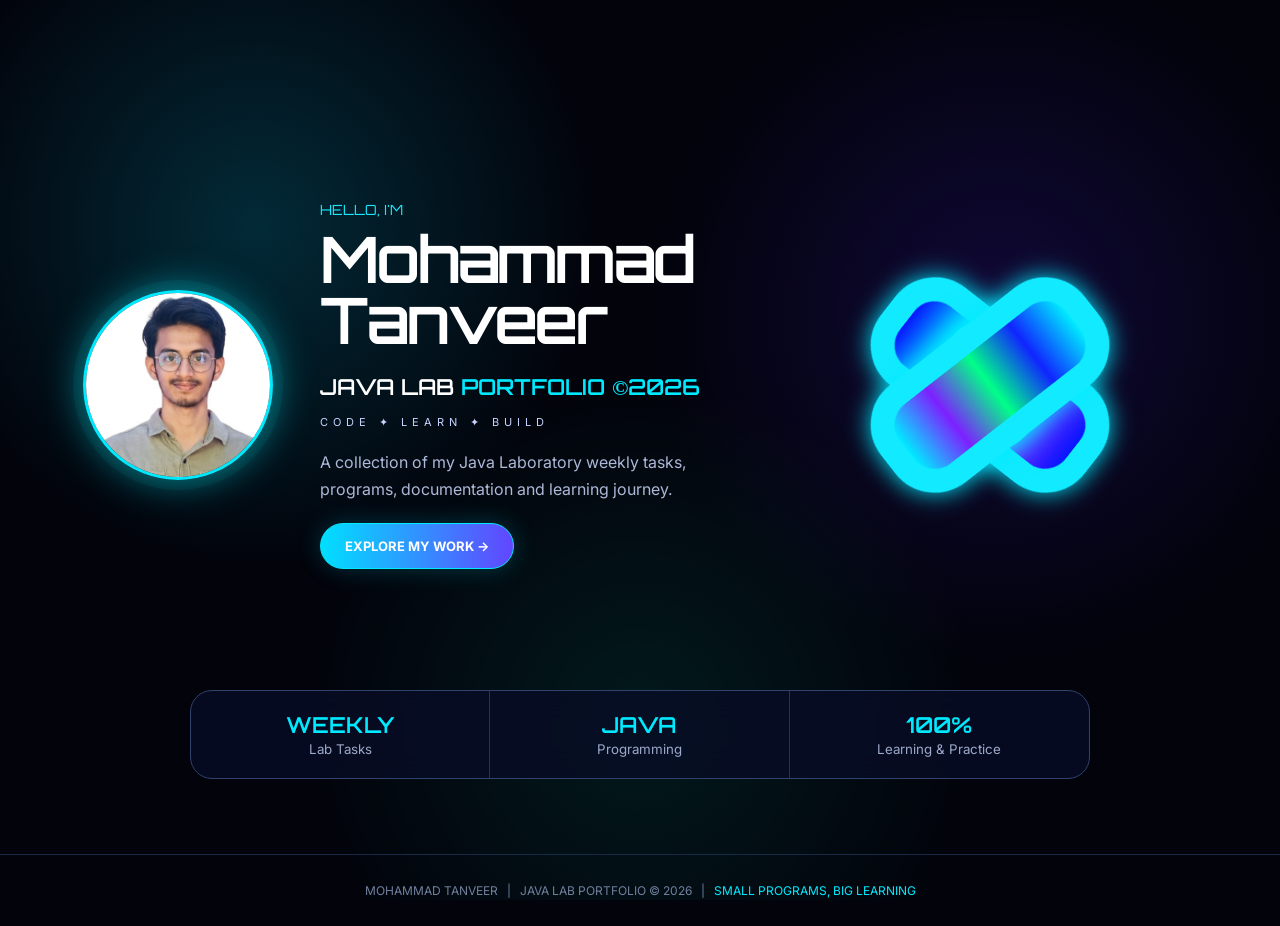
<file: index.html>
<!DOCTYPE html>
<html lang="en">
<head>
<meta charset="UTF-8">
<meta name="viewport" content="width=device-width, initial-scale=1.0">
<title>Java Lab Portfolio | Mohammad Tanveer</title>
<link rel="preconnect" href="https://fonts.googleapis.com">
<link rel="preconnect" href="https://fonts.gstatic.com" crossorigin>
<link href="https://fonts.googleapis.com/css2?family=Orbitron:wght@400;500;600;700&family=Inter:wght@400;500;600;700&display=swap" rel="stylesheet">
<link rel="stylesheet" href="style.css">
</head>
<body>


<section class="hero" id="home">
  <div class="profile-wrap"><img class="profile" src="profile.png" alt="Mohammad Tanveer"></div>

  <div>
    <div class="kicker">HELLO, I'M</div>
    <h1 class="name">Mohammad<br>Tanveer</h1>
    <div class="title">JAVA LAB <span>PORTFOLIO ©2026</span></div>
    <div class="tag">CODE ✦ LEARN ✦ BUILD</div>
    <p class="desc">A collection of my Java Laboratory weekly tasks, programs, documentation and learning journey.</p>
    <a class="btn" href="weeks.html">EXPLORE MY WORK →</a>
  </div>

  <div class="visual"><div class="orb"><i></i></div></div>
</section>

<div class="stats">
  <div class="stat"><b>WEEKLY</b><small>Lab Tasks</small></div>
  <div class="stat"><b>JAVA</b><small>Programming</small></div>
  <div class="stat"><b>100%</b><small>Learning & Practice</small></div>
</div>



<section id="week-detail">
  <div class="detail-top">
    <small id="detail-week">WEEK 01</small>
    <button class="close" onclick="closeWeek()">×</button>
  </div>
  <div class="detail">
    <h2 id="detail-title">Java Fundamentals</h2>
    <p id="detail-description"></p>
    <div class="document">
      <strong>WEEK TASK DOCUMENT</strong>
      <p>Put your Week-1 PDF inside the <b>tasks</b> folder with the name <b>week-1.pdf</b>.</p>
      <a id="document-link" class="btn" href="#" target="_blank">OPEN DOCUMENT →</a>
    </div>
  </div>
</section>

<footer id="contact">MOHAMMAD TANVEER &nbsp; | &nbsp; JAVA LAB PORTFOLIO © 2026 &nbsp; | &nbsp; <span>SMALL PROGRAMS, BIG LEARNING</span></footer>

<script src="script.js"></script>
</body>
</html>
</file>
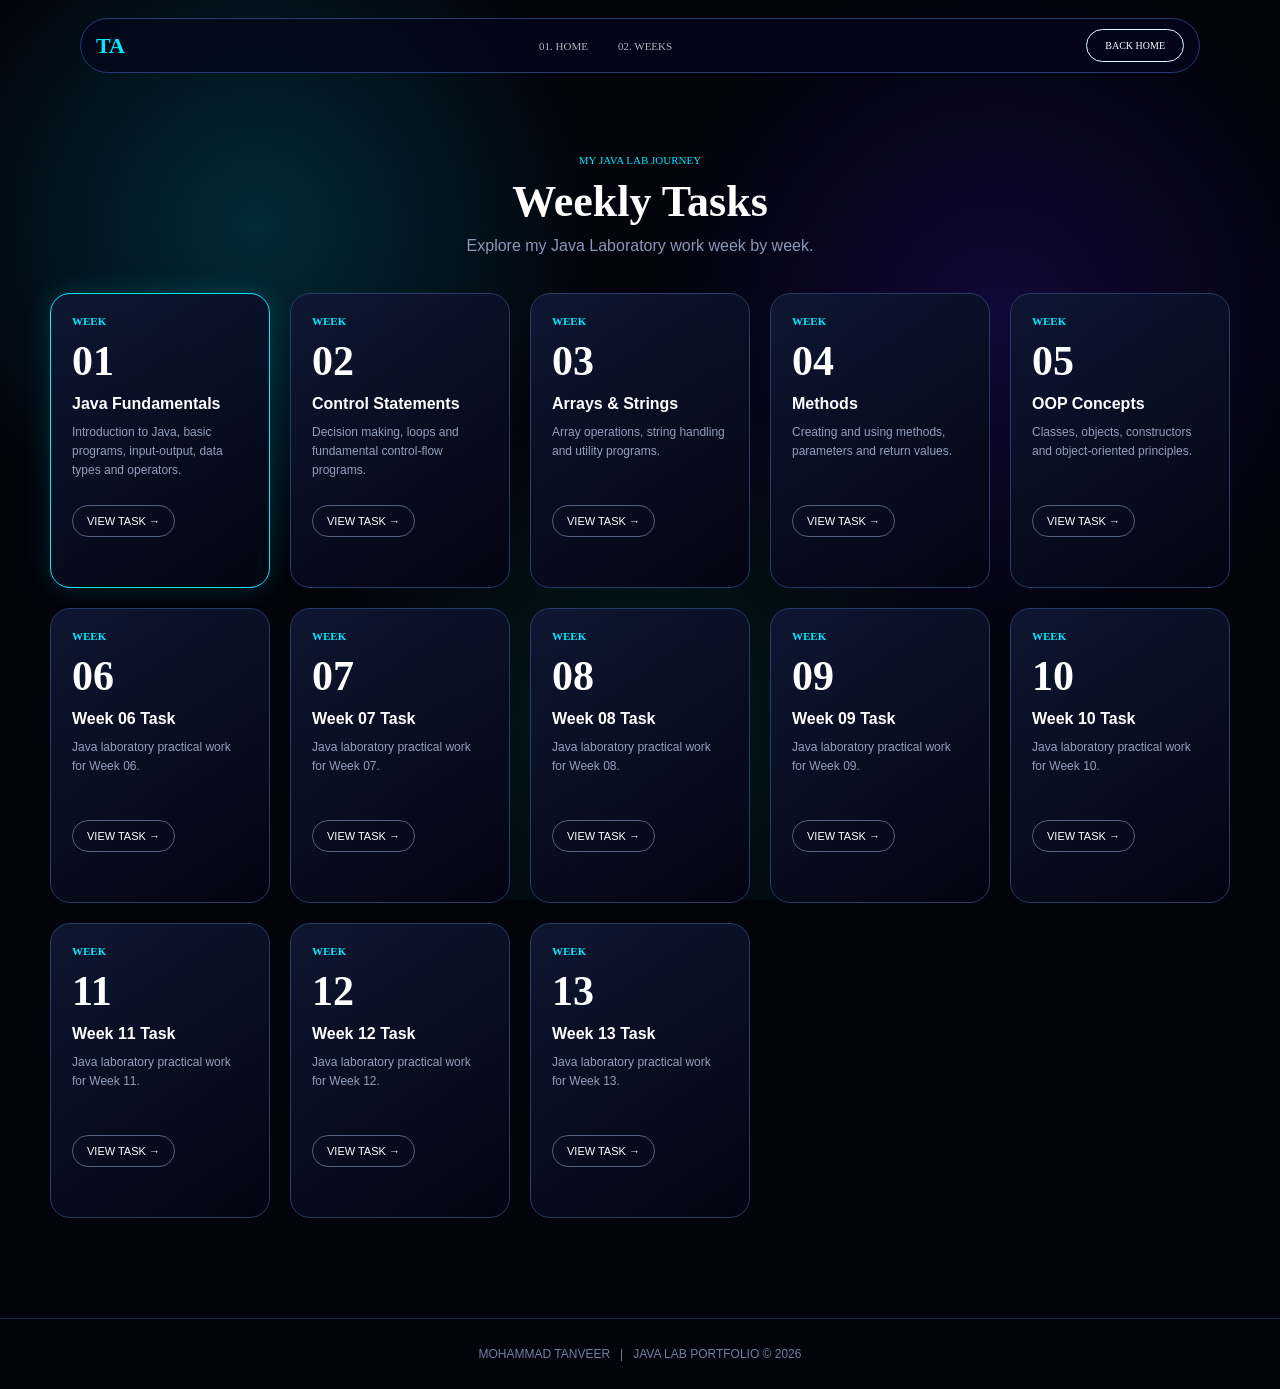
<file: weeks.html>
<!DOCTYPE html>
<html lang="en">
<head>
    <meta charset="UTF-8">
    <meta name="viewport" content="width=device-width, initial-scale=1.0">

    <title>Java Lab | Weekly Tasks</title>

    <link rel="stylesheet" href="style.css">
</head>

<body>

    <!-- NAVIGATION -->
    <nav class="nav">
        <div class="logo">TA</div>

        <div class="links">
            <a href="index.html">01. HOME</a>
            <a href="weeks.html">02. WEEKS</a>
        </div>

        <a class="hello" href="index.html">BACK HOME</a>
    </nav>


    <!-- WEEKLY TASKS PAGE -->
    <section class="section" id="weeks" style="padding-top:150px;">

        <div class="section-head">
            <small>MY JAVA LAB JOURNEY</small>

            <h2>Weekly Tasks</h2>

            <p>
                Explore my Java Laboratory work week by week.
            </p>
        </div>


        <!-- WEEK CARDS -->
        <div class="cards">

            <!-- WEEK 01 -->
            <article class="card active">

                <div class="week">WEEK</div>

                <div class="num">01</div>

                <h3>Java Fundamentals</h3>

                <p>
                    Introduction to Java, basic programs,
                    input-output, data types and operators.
                </p>

                <button
                    class="task"
                    onclick="openWeek(
                        1,
                        'Java Fundamentals',
                        'Introduction to Java, basic programs, input-output, data types and operators.',
                        'tasks/week-1.pdf'
                    )">
                    VIEW TASK →
                </button>

            </article>


            <!-- WEEK 02 -->
            <article class="card">

                <div class="week">WEEK</div>

                <div class="num">02</div>

                <h3>Control Statements</h3>

                <p>
                    Decision making, loops and
                    fundamental control-flow programs.
                </p>

                <button
                    class="task"
                    onclick="openWeek(
                        2,
                        'Control Statements',
                        'Decision making, loops and fundamental control-flow programs.',
                        'tasks/week-2.pdf'
                    )">
                    VIEW TASK →
                </button>

            </article>


            <!-- WEEK 03 -->
            <article class="card">

                <div class="week">WEEK</div>

                <div class="num">03</div>

                <h3>Arrays & Strings</h3>

                <p>
                    Array operations, string handling
                    and utility programs.
                </p>

                <button
                    class="task"
                    onclick="openWeek(
                        3,
                        'Arrays & Strings',
                        'Array operations, string handling and utility programs.',
                        'tasks/week-3.pdf'
                    )">
                    VIEW TASK →
                </button>

            </article>


            <!-- WEEK 04 -->
            <article class="card">

                <div class="week">WEEK</div>

                <div class="num">04</div>

                <h3>Methods</h3>

                <p>
                    Creating and using methods,
                    parameters and return values.
                </p>

                <button
                    class="task"
                    onclick="openWeek(
                        4,
                        'Methods',
                        'Creating and using methods, parameters and return values.',
                        'tasks/week-4.pdf'
                    )">
                    VIEW TASK →
                </button>

            </article>


            <!-- WEEK 05 -->
            <article class="card">

                <div class="week">WEEK</div>

                <div class="num">05</div>

                <h3>OOP Concepts</h3>

                <p>
                    Classes, objects, constructors
                    and object-oriented principles.
                </p>

                <button
                    class="task"
                    onclick="openWeek(
                        5,
                        'OOP Concepts',
                        'Classes, objects, constructors and object-oriented principles.',
                        'tasks/week-5.pdf'
                    )">
                    VIEW TASK →
                </button>

            </article>

<!-- WEEK 06 -->
<article class="card">
    <div class="week">WEEK</div>
    <div class="num">06</div>
    <h3>Week 06 Task</h3>
    <p>Java laboratory practical work for Week 06.</p>
    <button class="task" onclick="openWeek(6,'Week 06 Task','Java laboratory practical work for Week 06.','tasks/week-6.pdf')">
        VIEW TASK →
    </button>
</article>

<!-- WEEK 07 -->
<article class="card">
    <div class="week">WEEK</div>
    <div class="num">07</div>
    <h3>Week 07 Task</h3>
    <p>Java laboratory practical work for Week 07.</p>
    <button class="task" onclick="openWeek(7,'Week 07 Task','Java laboratory practical work for Week 07.','tasks/week-7.pdf')">
        VIEW TASK →
    </button>
</article>

<!-- WEEK 08 -->
<article class="card">
    <div class="week">WEEK</div>
    <div class="num">08</div>
    <h3>Week 08 Task</h3>
    <p>Java laboratory practical work for Week 08.</p>
    <button class="task" onclick="openWeek(8,'Week 08 Task','Java laboratory practical work for Week 08.','tasks/week-8.pdf')">
        VIEW TASK →
    </button>
</article>

<!-- WEEK 09 -->
<article class="card">
    <div class="week">WEEK</div>
    <div class="num">09</div>
    <h3>Week 09 Task</h3>
    <p>Java laboratory practical work for Week 09.</p>
    <button class="task" onclick="openWeek(9,'Week 09 Task','Java laboratory practical work for Week 09.','tasks/week-9.pdf')">
        VIEW TASK →
    </button>
</article>

<!-- WEEK 10 -->
<article class="card">
    <div class="week">WEEK</div>
    <div class="num">10</div>
    <h3>Week 10 Task</h3>
    <p>Java laboratory practical work for Week 10.</p>
    <button class="task" onclick="openWeek(10,'Week 10 Task','Java laboratory practical work for Week 10.','tasks/week-10.pdf')">
        VIEW TASK →
    </button>
</article>

<!-- WEEK 11 -->
<article class="card">
    <div class="week">WEEK</div>
    <div class="num">11</div>
    <h3>Week 11 Task</h3>
    <p>Java laboratory practical work for Week 11.</p>
    <button class="task" onclick="openWeek(11,'Week 11 Task','Java laboratory practical work for Week 11.','tasks/week-11.pdf')">
        VIEW TASK →
    </button>
</article>

<!-- WEEK 12 -->
<article class="card">
    <div class="week">WEEK</div>
    <div class="num">12</div>
    <h3>Week 12 Task</h3>
    <p>Java laboratory practical work for Week 12.</p>
    <button class="task" onclick="openWeek(12,'Week 12 Task','Java laboratory practical work for Week 12.','tasks/week-12.pdf')">
        VIEW TASK →
    </button>
</article>

<!-- WEEK 13 -->
<article class="card">
    <div class="week">WEEK</div>
    <div class="num">13</div>
    <h3>Week 13 Task</h3>
    <p>Java laboratory practical work for Week 13.</p>
    <button class="task" onclick="openWeek(13,'Week 13 Task','Java laboratory practical work for Week 13.','tasks/week-13.pdf')">
        VIEW TASK →
    </button>
</article>


        </div>

    </section>


    <!-- WEEK DETAIL / DOCUMENT VIEWER -->
    <section id="week-detail">

        <div class="detail-top">

            <small id="detail-week">
                WEEK 01
            </small>

            <button
                class="close"
                onclick="closeWeek()">
                ×
            </button>

        </div>


        <div class="detail">

            <h2 id="detail-title">
                Java Fundamentals
            </h2>

            <p id="detail-description">
                Introduction to Java, basic programs,
                input-output, data types and operators.
            </p>


            <!-- ACTUAL PDF IS DISPLAYED HERE -->
            <div class="document-viewer">

                <iframe
                    id="document-frame"
                    src=""
                    title="Java Lab Task Document">
                </iframe>

            </div>

        </div>

    </section>


    <!-- FOOTER -->
    <footer>
        MOHAMMAD TANVEER
        &nbsp; | &nbsp;
        JAVA LAB PORTFOLIO © 2026
    </footer>


    <script src="script.js"></script>

</body>
</html>
</file>
<file: style.css>
*{box-sizing:border-box;margin:0;padding:0}
html{scroll-behavior:smooth}
body{background:#02030b;color:#fff;font-family:Inter,Arial,sans-serif;overflow-x:hidden}
body:before{content:"";position:fixed;inset:0;z-index:-2;background:radial-gradient(circle at 20% 25%,rgba(0,220,255,.18),transparent 28%),radial-gradient(circle at 78% 35%,rgba(80,30,255,.18),transparent 30%),radial-gradient(circle at 50% 80%,rgba(0,255,200,.09),transparent 35%),#02030b}
body:after{content:"";position:fixed;inset:0;z-index:-1;opacity:.15;background-image:linear-gradient(rgba(255,255,255,.04) 1px,transparent 1px),linear-gradient(90deg,rgba(255,255,255,.04) 1px,transparent 1px);background-size:70px 70px}
a{text-decoration:none;color:inherit}
.nav{position:fixed;top:18px;left:50%;transform:translateX(-50%);width:min(1120px,92%);z-index:50;display:flex;align-items:center;justify-content:space-between;padding:10px 15px;border:1px solid #263b70;border-radius:50px;background:rgba(3,8,28,.72);backdrop-filter:blur(18px)}
.logo{font:700 22px Orbitron;color:#00eaff}
.links{display:flex;gap:30px;font:11px Orbitron}.links a{opacity:.7}.links a:hover{opacity:1;color:#00eaff}
.hello{border:1px solid #dffcff;border-radius:25px;padding:10px 18px;font:10px Orbitron}
.hero{min-height:720px;width:min(1200px,94%);margin:auto;padding:130px 35px 80px;display:grid;grid-template-columns:205px 1fr 430px;gap:40px;align-items:center}
.profile-wrap{display:flex;justify-content:center}.profile{width:190px;height:190px;border-radius:50%;object-fit:cover;border:3px solid #00eaff;box-shadow:0 0 0 10px rgba(0,238,255,.05),0 0 40px rgba(0,238,255,.55);transition:.3s}.profile:hover{transform:scale(1.04)}
.kicker{font:14px Orbitron;color:#16eaff;margin-bottom:10px}.name{font:600 clamp(40px,5vw,70px) Orbitron;line-height:.96;letter-spacing:-3px}.title{font:600 22px Orbitron;margin-top:22px}.title span{color:#00eaff}.tag{margin-top:14px;letter-spacing:5px;font-size:11px;color:#c7d4ff}.desc{max-width:510px;color:#aeb8d8;line-height:1.7;margin:20px 0}
.btn{display:inline-block;padding:14px 24px;border:1px solid #00eaff;border-radius:30px;background:linear-gradient(90deg,#00dfff,#6246ff);font-weight:700;font-size:13px;box-shadow:0 0 25px rgba(0,220,255,.22);transition:.25s}.btn:hover{transform:translateY(-3px);box-shadow:0 0 35px rgba(0,220,255,.45)}
.visual{height:380px;display:grid;place-items:center;perspective:800px}.orb{width:270px;height:270px;position:relative;transform-style:preserve-3d;animation:float 5s ease-in-out infinite}.orb:before,.orb:after{content:"";position:absolute;left:50%;top:50%;width:210px;height:75px;border:24px solid #11eaff;border-radius:50px;transform:translate(-50%,-50%) rotate(38deg);filter:drop-shadow(0 0 12px #00eaff);background:linear-gradient(90deg,#0717ff,#00eaff,#8dff00,#7c20ff,#0717ff)}.orb:after{transform:translate(-50%,-50%) rotate(-38deg);background:linear-gradient(90deg,#00eaff,#7d20ff,#00ff88,#1025ff,#00eaff)}.orb i{position:absolute;left:50%;top:50%;width:95px;height:130px;border-radius:45px;border:20px solid #1affea;transform:translate(-50%,-50%);background:linear-gradient(135deg,#162dff,#00f0e0,#9dff00,#5820ff);filter:drop-shadow(0 0 15px #00eaff)}
@keyframes float{50%{transform:translateY(-14px) rotateY(10deg) rotateZ(3deg)}}
.stats{width:min(900px,90%);margin:-30px auto 75px;display:grid;grid-template-columns:repeat(3,1fr);border:1px solid #30426d;border-radius:22px;background:rgba(8,13,38,.8);backdrop-filter:blur(15px);overflow:hidden}.stat{text-align:center;padding:20px;border-right:1px solid #263454}.stat:last-child{border:0}.stat b{display:block;color:#00eaff;font:600 22px Orbitron}.stat small{color:#9ca9c9}
.section{width:min(1180px,94%);margin:auto;padding:30px 0 100px}.section-head{text-align:center;margin-bottom:38px}.section-head small{color:#00eaff;font:11px Orbitron}.section-head h2{font:600 clamp(28px,4vw,44px) Orbitron;margin-top:8px}.section-head p{color:#8997b8;margin-top:10px}
.cards{display:grid;grid-template-columns:repeat(5,1fr);gap:16px}.card{min-height:295px;padding:21px;border:1px solid #283a66;border-radius:20px;background:linear-gradient(145deg,rgba(15,23,52,.94),rgba(2,5,17,.96));transition:.3s;position:relative;overflow:hidden}.card:hover{transform:translateY(-10px) rotateX(3deg);border-color:#00eaff;box-shadow:0 20px 45px rgba(0,210,255,.15)}.card.active{border-color:#00eaff;box-shadow:0 0 28px rgba(0,238,255,.15)}.week{font:600 11px Orbitron;color:#00eaff}.num{font:600 42px Orbitron;margin:10px 0}.card h3{font-size:16px;margin-bottom:10px}.card p{color:#929fbd;font-size:12px;line-height:1.6;min-height:64px}.task{display:inline-block;margin-top:18px;border:1px solid #52617d;border-radius:20px;padding:9px 14px;font-size:11px;cursor:pointer;background:transparent;color:#fff}.task:hover{border-color:#00eaff;color:#00eaff}
#week-detail{display:none;width:min(900px,94%);margin:0 auto 100px;padding:32px;border:1px solid #00eaff;border-radius:24px;background:rgba(5,10,30,.88);box-shadow:0 0 40px rgba(0,220,255,.12);scroll-margin-top:100px}.detail-top{display:flex;justify-content:space-between;align-items:center;gap:15px}.detail-top small{color:#00eaff;font:11px Orbitron}.close{border:1px solid #50617f;border-radius:50%;width:36px;height:36px;background:none;color:#fff;cursor:pointer}.close:hover{border-color:#00eaff;color:#00eaff}.detail h2{font:600 30px Orbitron;margin:15px 0}.detail p{color:#aeb8d8;line-height:1.7}.document{margin-top:25px;padding:20px;border:1px dashed #40527a;border-radius:16px;text-align:center}.document a{display:inline-block;margin-top:14px}
footer{border-top:1px solid #1b2949;padding:28px 5%;color:#71809f;text-align:center;font-size:12px}footer span{color:#00eaff}
@media(max-width:900px){.hero{grid-template-columns:1fr;text-align:center;padding-top:125px}.profile{width:165px;height:165px}.desc{margin:20px auto}.visual{height:280px}.cards{grid-template-columns:repeat(2,1fr)}.links{display:none}.stats{margin-top:-10px}}
@media(max-width:520px){.hero{padding:120px 8px 60px}.name{font-size:38px;letter-spacing:-2px}.title{font-size:16px}.visual{height:240px}.orb{transform:scale(.75)}.cards{grid-template-columns:1fr}.stats{grid-template-columns:1fr}.stat{border-right:0;border-bottom:1px solid #263454}.stat:last-child{border-bottom:0}.nav{top:10px}.hello{padding:8px 12px}}
.document-viewer {
    width: 100%;
    height: 750px;
    margin-top: 30px;
    border: 1px solid #30426d;
    border-radius: 18px;
    overflow: hidden;
    background: #111;
}

.document-viewer iframe {
    width: 100%;
    height: 100%;
    border: none;
    display: block;
}

/* Weekly cards layout for 13 weeks */
.cards {
    display: grid;
    grid-template-columns: repeat(5, minmax(0, 1fr));
    gap: 20px;
}

/* Tablets */
@media (max-width: 1100px) {
    .cards {
        grid-template-columns: repeat(3, minmax(0, 1fr));
    }
}

/* Mobile */
@media (max-width: 650px) {
    .cards {
        grid-template-columns: repeat(1, minmax(0, 1fr));
    }
}
</file>
